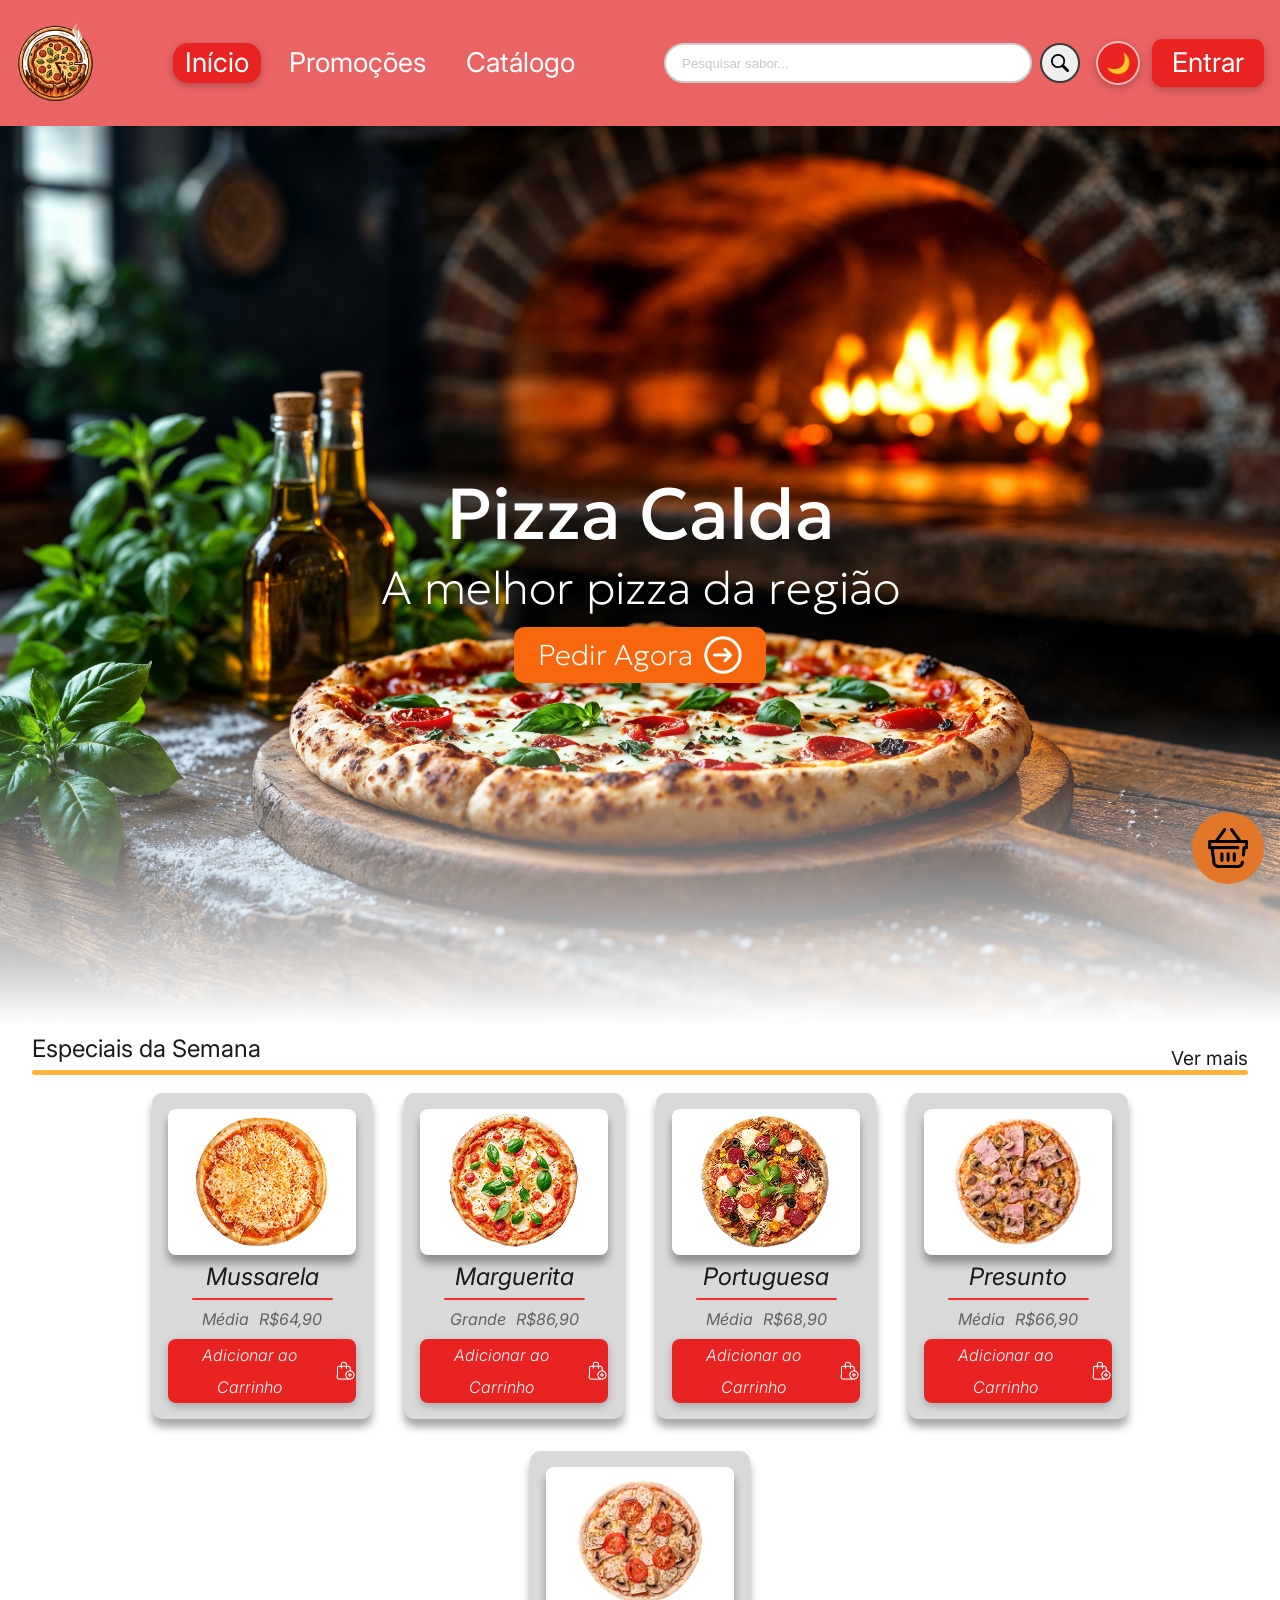
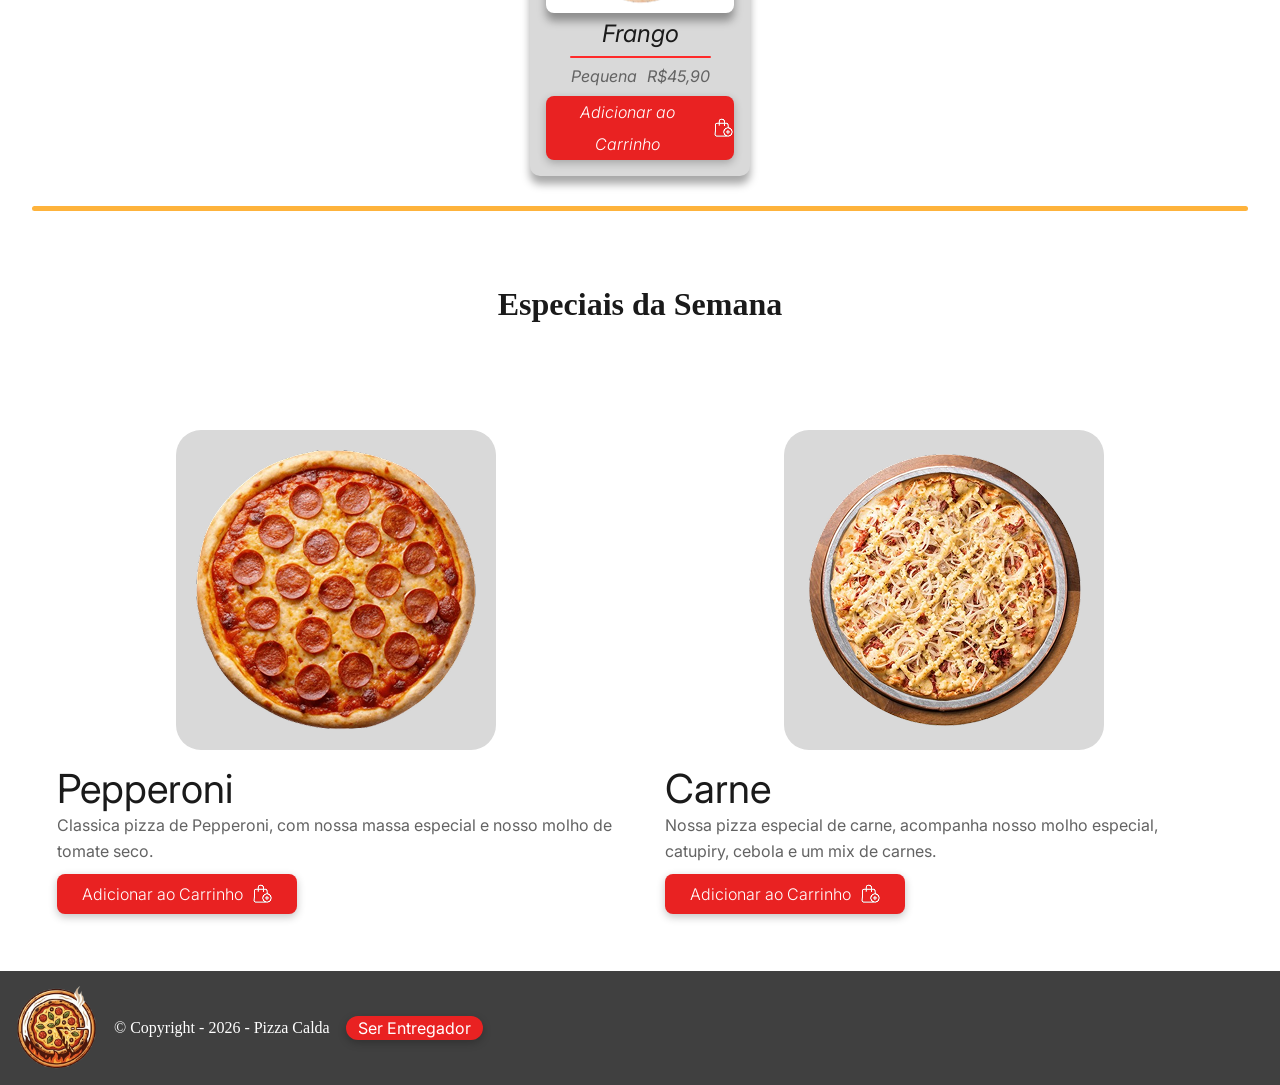
<file: index.html>
<!DOCTYPE html>
<html lang="en">

<head>
    <meta charset="UTF-8">
    <meta name="viewport" content="width=device-width, initial-scale=1.0">
    <link rel="stylesheet" href="style.css">
    <link rel="preconnect" href="https://fonts.googleapis.com">
    <link rel="preconnect" href="https://fonts.gstatic.com" crossorigin>
    <link
        href="https://fonts.googleapis.com/css2?family=Geologica:wght,CRSV@100..900,0&family=IM+Fell+DW+Pica:ital@0;1&family=Inter:ital,opsz,wght@0,14..32,100..900;1,14..32,100..900&display=swap"
        rel="stylesheet">
    <title>Pizza Calda</title>
    <link rel="icon" type="image/png" href="imgs/LogoPizzaCalda.png">
</head>

<body>
    <header>
        <div>
            <img src="imgs/LogoPizzaCalda.png" alt="Logo Pizza Calda">
        </div>

        <div id="botoes">
            <div>
                <a href="" class="font-inter">Início</a>
            </div>
            <div>
                <a href="#especiais_da_semana" class="font-inter">Promoções</a>
            </div>
            <div>
                <a href="catalogo.html" class="font-inter">Catálogo</a>
            </div>
        </div>

        <div id="SearchBar">
            <input type="search" id="BarraDePesquisa" placeholder="Pesquisar sabor..." autocomplete="off">
            <button type="button" id="btnBuscar">
                <img id="Lupa" src="imgs/magnifying-glass.png" alt="Buscar">
            </button>
            <div id="resultadosPesquisa" class="resultados-dropdown"></div>
        </div>

        <div class="acoes-header">
            <button type="button" id="btnTema" aria-label="Alternar tema claro e escuro" title="Alternar tema">🌙</button>
            <div id="enter">
                <a href="" class="font-inter" id="entrar">Entrar</a>
            </div>
        </div>

        <div id="loginbox" class="loginbox">
            <form class="font-inter" id="loginForm">
                <label for="loginMail">Email</label>
                <input name="mail" id="loginMail" type="email" placeholder="Seu email" required>

                <label for="loginPass">Senha</label>
                <input type="password" id="loginPass" name="pass" placeholder="Sua senha" required>

                <input type="submit" value="Entrar" id="loginSubmit">

                <a href="">Esqueci minha senha</a>

                <a id="reg" href="">
                    <span>Não está registrado?</span> Crie uma conta
                </a>
            </form>
        </div>

        <div id="register" class="register">
            <form class="font-inter" id="registerForm">
                <label for="registerMail">Email</label>
                <input name="mail" id="registerMail" type="email" placeholder="Seu email" required>

                <label for="registerPass">Senha</label>
                <input type="password" id="registerPass" name="pass" placeholder="Sua senha" required>

                <label for="cpf">CPF</label>
                <input name="cpf" id="cpf" type="text" placeholder="Seu CPF" oninput="maskCpf()" required>

                <label for="tel">Telefone</label>
                <input name="tel" id="tel" type="tel" placeholder="Seu telefone" oninput="maskTel()" required>

                <label for="end">Endereço</label>
                <input name="end" id="end" type="text" placeholder="Seu endereço" required>

                <label for="cep">Cep</label>
                <input name="cep" id="cep" type="text" placeholder="Seu CEP" oninput="maskCep()" required>

                <input type="submit" value="Cadastrar" id="registerSubmit">

                <a id="login" href="">
                    <span>Já possui conta?</span> Logar
                </a>
            </form>
        </div>
    </header>

    <main id="main1">
        <div id="inside-main">
            <h3 class="font-geologica">Pizza Calda</h3>
            <p class="font-geologica">A melhor pizza da região</p>
            <div id="pedir-agora">
                <a href="#especial1" class="font-geologica">
                    Pedir Agora
                    <img src="imgs/arrow.png" alt="help a seta não aparece (Easter Egg)" class="icone_two">
                </a>
            </div>
        </div>
    </main>

    <section class="especiais_small" id="especial1">
        <h1 class="font-inter">Especiais da Semana<a href="">Ver mais</a></h1>
        <hr>
        <div class="especiais_options">
            <div class="a_opcao">
                <div class="pizza_foto_container">
                    <img src="imgs/PizzaMussarela.png" class="foto_pizza"
                        alt="você não consegue ver, mas imagina uma Pizza de Mussarela deliciosa...">
                </div>
                <h1 class="nome_pizza font-inter">Mussarela</h1>
                <hr class="linha_vermelha_pequena">
                <h1 class="tamanho_e_preco_pizza font-inter">Média<span>R$64,90</span></h1>
                <div class="button_adicionar_carrinho">
                    <a onclick="adicionarProduto('Mussarela', 64.90, 'imgs/PizzaMussarela.png', 1, `Média`)" href=""
                        class="font-inter" id="add_carrinho">Adicionar ao Carrinho <img src="imgs/sacola.png"
                            alt="ícone sacola" class="icone"></a>
                </div>
            </div>
            <div class="a_opcao">
                <div class="pizza_foto_container">
                    <img src="imgs/PizzaMarguerita.png" class="foto_pizza"
                        alt="você não consegue ver, mas imagina uma Pizza de Marguerita deliciosa...">
                </div>
                <h1 class="nome_pizza font-inter">Marguerita</h1>
                <hr class="linha_vermelha_pequena">
                <h1 class="tamanho_e_preco_pizza font-inter">Grande<span>R$86,90</span></h1>
                <div class="button_adicionar_carrinho">
                    <a onclick="adicionarProduto('Marguerita', 86.90, 'imgs/PizzaMarguerita.png', 2, `Grande`)" href=""
                        class="font-inter" id="add_carrinho">Adicionar ao Carrinho <img src="imgs/sacola.png"
                            alt="ícone sacola" class="icone"></a>
                </div>
            </div>
            <div class="a_opcao">
                <div class="pizza_foto_container">
                    <img src="imgs/PizzaPortuguesa.png" class="foto_pizza"
                        alt="você não consegue ver, mas imagina uma Pizza de Portuguesa deliciosa...">
                </div>
                <h1 class="nome_pizza font-inter">Portuguesa</h1>
                <hr class="linha_vermelha_pequena">
                <h1 class="tamanho_e_preco_pizza font-inter">Média<span>R$68,90</span></h1>
                <div class="button_adicionar_carrinho">
                    <a onclick="adicionarProduto('Portuguesa', 68.90, 'imgs/PizzaPortuguesa.png', 3, `Média`)" href=""
                        class="font-inter" id="add_carrinho">Adicionar ao Carrinho <img src="imgs/sacola.png"
                            alt="ícone sacola" class="icone"></a>
                </div>
            </div>
            <div class="a_opcao">
                <div class="pizza_foto_container">
                    <img src="imgs/PizzaPresunto.png" class="foto_pizza"
                        alt="você não consegue ver, mas imagina uma Pizza de Presunto deliciosa...">
                </div>
                <h1 class="nome_pizza font-inter">Presunto</h1>
                <hr class="linha_vermelha_pequena">
                <h1 class="tamanho_e_preco_pizza font-inter">Média<span>R$66,90</span></h1>
                <div class="button_adicionar_carrinho">
                    <a onclick="adicionarProduto('Presunto', 66.90, 'imgs/PizzaPresunto.png', 4, `Média`)" href=""
                        class="font-inter" id="add_carrinho">Adicionar ao Carrinho <img src="imgs/sacola.png"
                            alt="ícone sacola" class="icone"></a>
                </div>
            </div>
            <div class="a_opcao">
                <div class="pizza_foto_container">
                    <img src="imgs/PizzaFrango.png" class="foto_pizza"
                        alt="você não consegue ver, mas imagina uma Pizza de Frango deliciosa...">
                </div>
                <h1 class="nome_pizza font-inter">Frango</h1>
                <hr class="linha_vermelha_pequena">
                <h1 class="tamanho_e_preco_pizza font-inter">Pequena<span>R$45,90</span></h1>
                <div class="button_adicionar_carrinho">
                    <a onclick="adicionarProduto('Frango', 45.90, 'imgs/PizzaFrango.png', 5, `Pequena`)" href=""
                        class="font-inter" id="add_carrinho">Adicionar ao Carrinho <img src="imgs/sacola.png"
                            alt="ícone sacola" class="icone"></a>
                </div>
            </div>
        </div>
        <hr id="linha_baixo">
    </section>

    <section id="especiais_da_semana">
        <h1 class="font-im-fell-dw-pica center_screen">Especiais da Semana</h1>
        <div class="especiais_do_lustosini">
            <div class="option_lustosini">
                <div class="pizza_foto_container">
                    <img src="imgs/PizzaPepperoni.png" class="foto_pizza"
                        alt="você não consegue ver, mas imagina uma Pizza de Pepperoni deliciosa...">
                </div>
                <div class="thing_idk_name">
                    <h1 class="nome_pizza font-inter">Pepperoni</h1>
                    <p class="descricao_pizza font-inter">Classica pizza de Pepperoni, com nossa massa especial e nosso
                        molho de tomate seco.</p>
                    <div class="button_adicionar_carrinho">
                        <a href="" onclick="abrirTamanho(event, 'pepperoniTamanho')" class="font-inter"
                            id="add_carrinho">
                            Adicionar ao Carrinho <img src="imgs/sacola.png" alt="ícone sacola" class="icone">
                        </a>
                    </div>
                </div>
            </div>
            <div class="option_lustosini">
                <div class="pizza_foto_container">
                    <img src="imgs/PizzaCarne.png" class="foto_pizza"
                        alt="você não consegue ver, mas imagina uma Pizza de Carne deliciosa...">
                </div>
                <div class="thing_idk_name">
                    <h1 class="nome_pizza font-inter">Carne</h1>
                    <p class="descricao_pizza font-inter">Nossa pizza especial de carne, acompanha nosso molho especial,
                        catupiry, cebola e um mix de carnes.</p>
                    <div class="button_adicionar_carrinho">
                        <a href="" onclick="abrirTamanho(event, 'CarneTamanho')" class="font-inter" id="add_carrinho">
                            Adicionar ao Carrinho <img src="imgs/sacola.png" alt="ícone sacola" class="icone">
                        </a>
                    </div>
                </div>
            </div>
        </div>
    </section>

    <footer>
        <img src="imgs/LogoPizzaCalda.png" id="logo_footer">
        <p id="copyright" class="font-im-fell-dw-pica">© Copyright - 2026 - Pizza Calda</p>
        <div id="entregador">
            <div>
                <a href="" class="font-inter" id="enbutton">Ser Entregador</a>
            </div>
        </div>
    </footer>

    <dialog id="pepperoniTamanho" class="tamanho-dialog font-inter" data-id="6" data-nome="Pepperoni"
        data-imagem="imgs/PizzaPepperoni.png" aria-labelledby="pepperoniTitulo">
        <form>
            <h3 id="pepperoniTitulo">Escolha o tamanho</h3>
            <p class="tamanho-subtitulo">Pizza de Pepperoni</p>

            <fieldset>
                <legend class="sr-only">Tamanho da pizza</legend>

                <label class="opcao-tamanho">
                    <input type="radio" name="tamanho" value="Pequena" data-preco="49.90" required>
                    <span class="opcao-nome">Pequena</span>
                    <span class="opcao-preco">R$ 49,90</span>
                </label>

                <label class="opcao-tamanho">
                    <input type="radio" name="tamanho" value="Média" data-preco="64.90">
                    <span class="opcao-nome">Média</span>
                    <span class="opcao-preco">R$ 64,90</span>
                </label>

                <label class="opcao-tamanho">
                    <input type="radio" name="tamanho" value="Grande" data-preco="79.90">
                    <span class="opcao-nome">Grande</span>
                    <span class="opcao-preco">R$ 79,90</span>
                </label>
            </fieldset>

            <div class="tamanho-acoes">
                <button type="button" class="tamanho-cancelar">Cancelar</button>
                <button type="submit" class="tamanho-confirmar">Adicionar ao Carrinho</button>
            </div>
        </form>
    </dialog>

    <dialog id="CarneTamanho" class="tamanho-dialog font-inter" data-id="7" data-nome="Carne"
        data-imagem="imgs/PizzaCarne.png" aria-labelledby="CarneTitulo">
        <form>
            <h3 id="CarneTitulo">Escolha o tamanho</h3>
            <p class="tamanho-subtitulo">Pizza de Carne</p>

            <fieldset>
                <legend class="sr-only">Tamanho da pizza</legend>

                <label class="opcao-tamanho">
                    <input type="radio" name="tamanho" value="Pequena" data-preco="49.90" required>
                    <span class="opcao-nome">Pequena</span>
                    <span class="opcao-preco">R$ 49,90</span>
                </label>

                <label class="opcao-tamanho">
                    <input type="radio" name="tamanho" value="Média" data-preco="64.90">
                    <span class="opcao-nome">Média</span>
                    <span class="opcao-preco">R$ 64,90</span>
                </label>

                <label class="opcao-tamanho">
                    <input type="radio" name="tamanho" value="Grande" data-preco="79.90">
                    <span class="opcao-nome">Grande</span>
                    <span class="opcao-preco">R$ 79,90</span>
                </label>
            </fieldset>

            <div class="tamanho-acoes">
                <button type="button" class="tamanho-cancelar">Cancelar</button>
                <button type="submit" class="tamanho-confirmar">Adicionar ao Carrinho</button>
            </div>
        </form>
    </dialog>

    <dialog id="modalPedidos" class="tamanho-dialog modal-pedidos">
        <div class="modal-pedidos-header">
            <h3>Meus Pedidos</h3>
            <button type="button" id="fecharPedidos" class="btn-fechar-modal">✕</button>
        </div>
        <p class="tamanho-subtitulo" id="usuarioLogadoInfo"></p>

        <div id="listaPedidos" class="lista-pedidos"></div>

        <div class="tamanho-acoes">
            <button type="button" id="btnSairConta" class="tamanho-cancelar">Sair da Conta</button>
            <button type="button" id="btnFecharPedidos" class="tamanho-confirmar">Fechar</button>
        </div>
    </dialog>

    <a href="#CarrinhoDeCompras">
        <div id="carrinho"></div>
    </a>

    <section id="CarrinhoDeCompras">
        <a href="#nowhere"><img src="imgs/close.png" alt="Fechar" id="Fechar"></a>
        <p id="seila">Minha Sacola</p>
        <div id="carCom"></div>

        <div id="rodape">
            <div class="subtotal">
                <span>Subtotal:</span>
                <span id="total">R$0,00</span>
            </div>
            <button id="comprar">Comprar</button>
            <button id="limpar">Limpar Carrinho</button>
        </div>
    </section>

    <script src="script.js"></script>
</body>

</html>
</file>
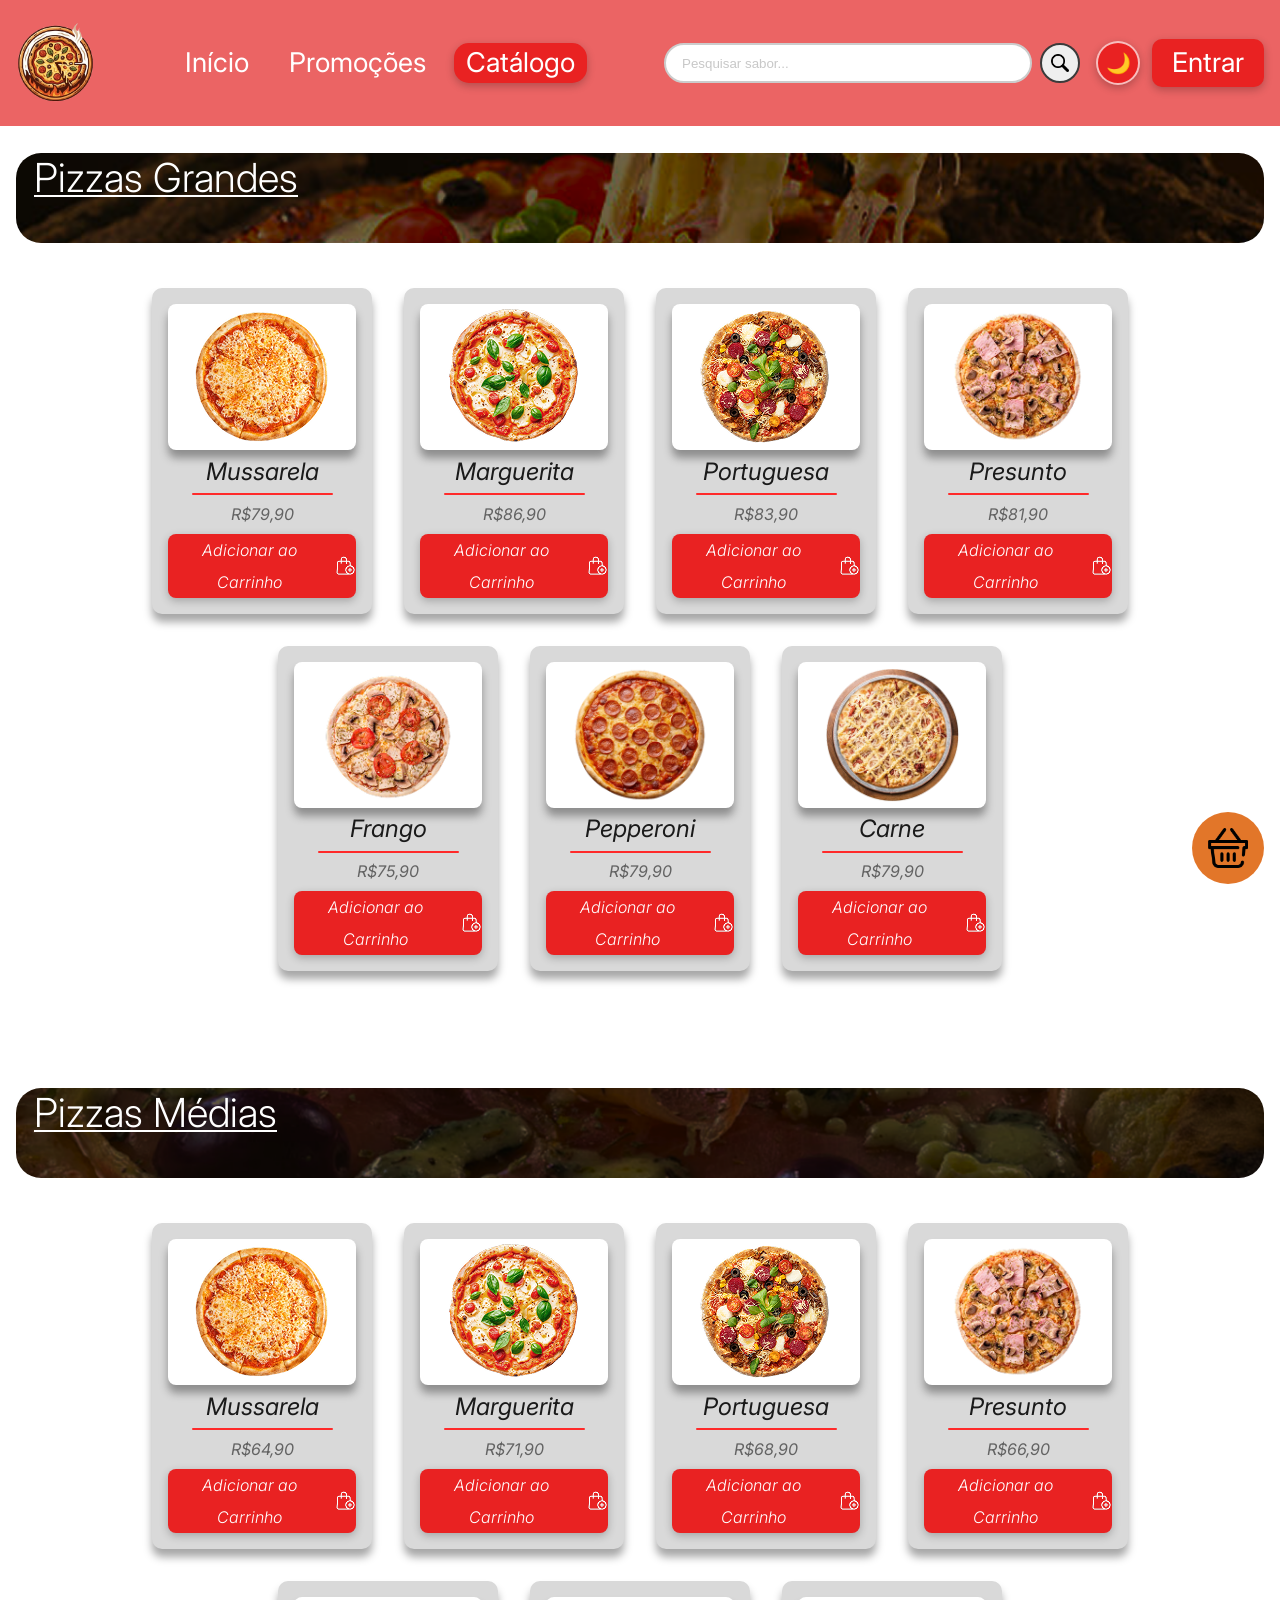
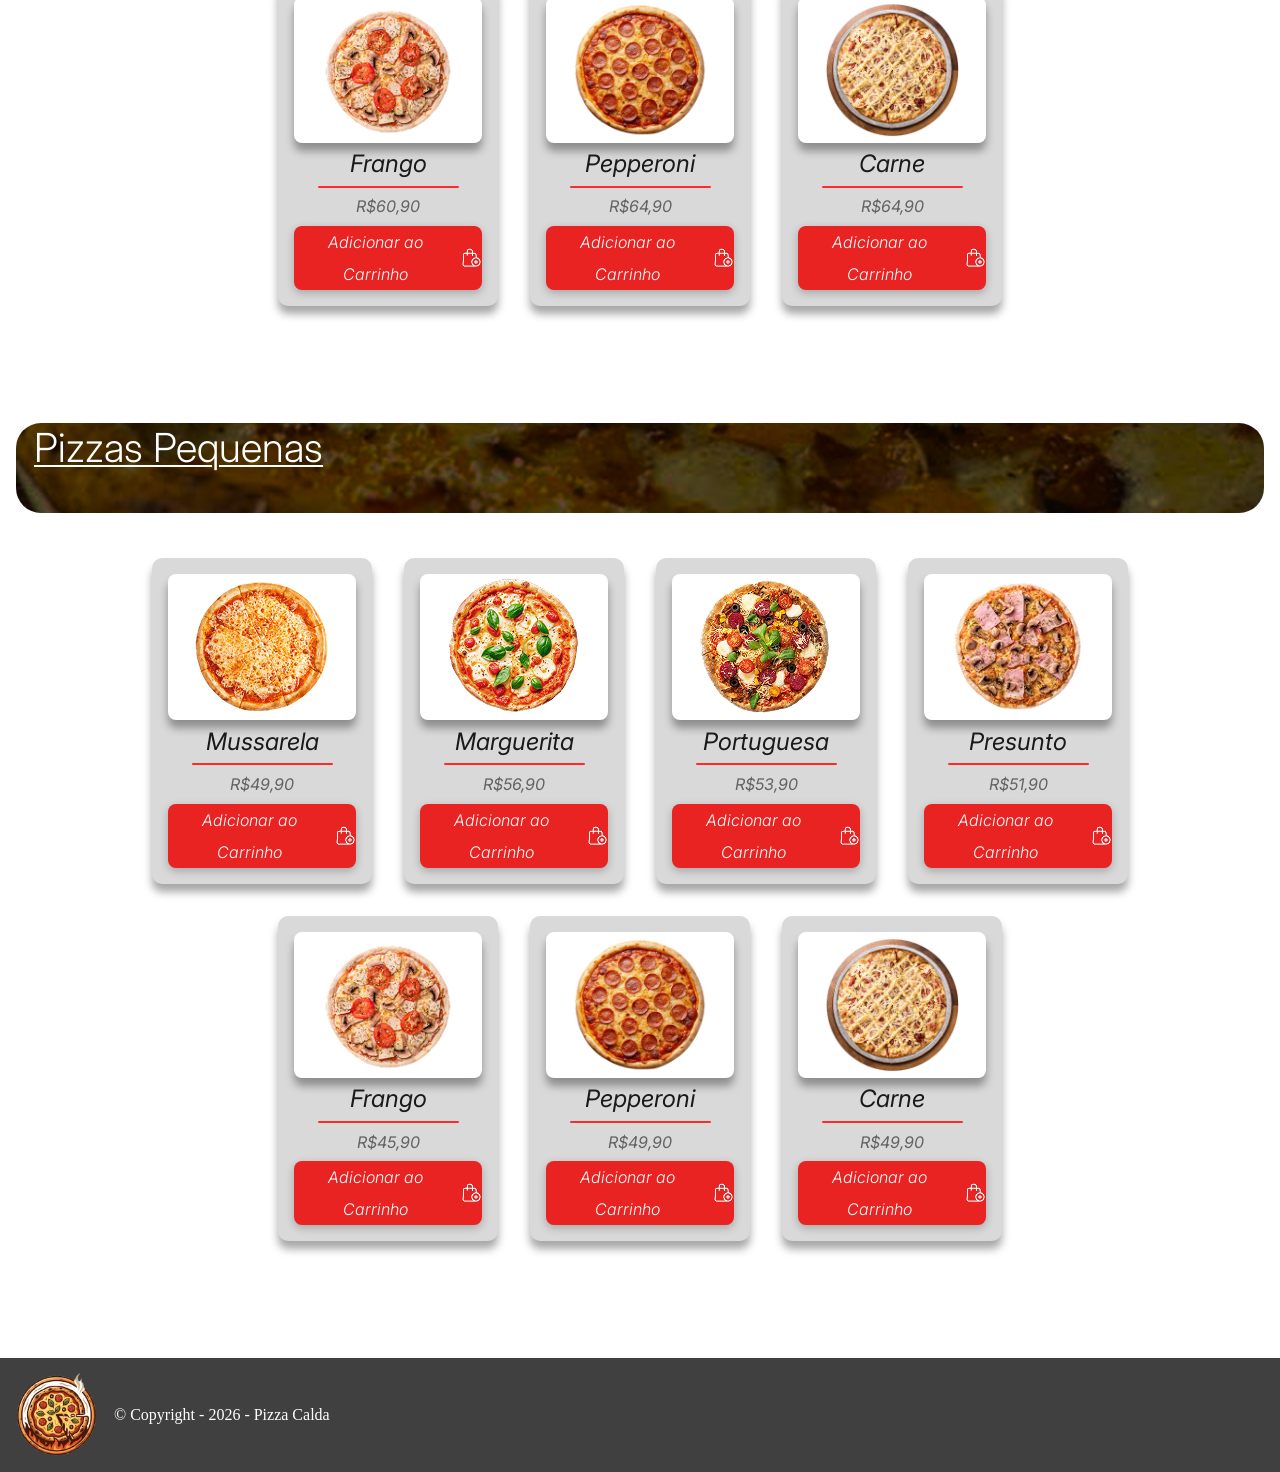
<file: catalogo.html>
<!DOCTYPE html>
<html lang="en">

<head>
    <meta charset="UTF-8">
    <meta name="viewport" content="width=device-width, initial-scale=1.0">
    <link rel="stylesheet" href="style.css">
    <link rel="preconnect" href="https://fonts.googleapis.com">
    <link rel="preconnect" href="https://fonts.gstatic.com" crossorigin>
    <link
        href="https://fonts.googleapis.com/css2?family=Geologica:wght,CRSV@100..900,0&family=IM+Fell+DW+Pica:ital@0;1&family=Inter:ital,opsz,wght@0,14..32,100..900;1,14..32,100..900&display=swap"
        rel="stylesheet">
    <title>Pizza Calda</title>
    <link rel="icon" type="image/png" href="imgs/LogoPizzaCalda.png">
</head>

<body>
    <header>
        <div>
            <img src="imgs/LogoPizzaCalda.png" alt="Logo Pizza Calda">
        </div>

        <div id="botoes_catalogo">
            <div>
                <a href="index.html" class="font-inter">Início</a>
            </div>
            <div>
                <a href="index.html#especiais_da_semana" class="font-inter">Promoções</a>
            </div>
            <div>
                <a href="" class="font-inter">Catálogo</a>
            </div>
        </div>

        <div id="SearchBar">
            <input type="search" id="BarraDePesquisa" placeholder="Pesquisar sabor..." autocomplete="off">
            <button type="button" id="btnBuscar">
                <img id="Lupa" src="imgs/magnifying-glass.png" alt="Buscar">
            </button>
            <div id="resultadosPesquisa" class="resultados-dropdown"></div>
        </div>

        <div class="acoes-header">
            <button type="button" id="btnTema" aria-label="Alternar tema claro e escuro" title="Alternar tema">🌙</button>
            <div id="enter">
                <a href="" class="font-inter" id="entrar">Entrar</a>
            </div>
        </div>

        <div id="loginbox" class="loginbox">
            <form class="font-inter" id="loginForm">
                <label for="loginMail">Email</label>
                <input name="mail" id="loginMail" type="email" placeholder="Seu email" required>

                <label for="loginPass">Senha</label>
                <input type="password" id="loginPass" name="pass" placeholder="Sua senha" required>

                <input type="submit" value="Entrar" id="loginSubmit">

                <a href="">Esqueci minha senha</a>

                <a id="reg" href="">
                    <span>Não está registrado?</span> Crie uma conta
                </a>
            </form>
        </div>

        <div id="register" class="register">
            <form class="font-inter" id="registerForm">
                <label for="registerMail">Email</label>
                <input name="mail" id="registerMail" type="email" placeholder="Seu email" required>

                <label for="registerPass">Senha</label>
                <input type="password" id="registerPass" name="pass" placeholder="Sua senha" required>

                <label for="cpf">CPF</label>
                <input name="cpf" id="cpf" type="text" placeholder="Seu CPF" oninput="maskCpf()" required>

                <label for="tel">Telefone</label>
                <input name="tel" id="tel" type="tel" placeholder="Seu telefone" oninput="maskTel()" required>

                <label for="end">Endereço</label>
                <input name="end" id="end" type="text" placeholder="Seu endereço" required>

                <label for="cep">Cep</label>
                <input name="cep" id="cep" type="text" placeholder="Seu CEP" oninput="maskCep()" required>

                <input type="submit" value="Cadastrar" id="registerSubmit">

                <a id="login" href="">
                    <span>Já possui conta?</span> Logar
                </a>
            </form>
        </div>
    </header>

    <section id="pizzas_grandes">
        <div class="barra_pizza">
            <h1 class="font-inter">Pizzas Grandes</h1>
        </div>
        <section class="especiais_small">
            <div class="especiais_options2">
                <div class="a_opcao">
                    <div class="pizza_foto_container">
                        <img src="imgs/PizzaMussarela.png" class="foto_pizza"
                            alt="você não consegue ver, mas imagina uma Pizza de Mussarela deliciosa...">
                    </div>
                    <h1 class="nome_pizza font-inter">Mussarela</h1>
                    <hr class="linha_vermelha_pequena">
                    <h1 class="tamanho_e_preco_pizza font-inter">R$79,90</h1>
                    <div class="button_adicionar_carrinho">
                        <a onclick="adicionarProduto('Mussarela', 79.90, 'imgs/PizzaMussarela.png', 1, `Grande`)" href=""
                            class="font-inter" id="add_carrinho">Adicionar ao Carrinho <img src="imgs/sacola.png"
                                alt="ícone sacola" class="icone"></a>
                    </div>
                </div>
                <div class="a_opcao">
                    <div class="pizza_foto_container">
                        <img src="imgs/PizzaMarguerita.png" class="foto_pizza"
                            alt="você não consegue ver, mas imagina uma Pizza de Marguerita deliciosa...">
                    </div>
                    <h1 class="nome_pizza font-inter">Marguerita</h1>
                    <hr class="linha_vermelha_pequena">
                    <h1 class="tamanho_e_preco_pizza font-inter">R$86,90</h1>
                    <div class="button_adicionar_carrinho">
                        <a onclick="adicionarProduto('Marguerita', 86.90, 'imgs/PizzaMarguerita.png', 2, `Grande`)"
                            href="" class="font-inter" id="add_carrinho">Adicionar ao Carrinho <img
                                src="imgs/sacola.png" alt="ícone sacola" class="icone"></a>
                    </div>
                </div>
                <div class="a_opcao">
                    <div class="pizza_foto_container">
                        <img src="imgs/PizzaPortuguesa.png" class="foto_pizza"
                            alt="você não consegue ver, mas imagina uma Pizza de Portuguesa deliciosa...">
                    </div>
                    <h1 class="nome_pizza font-inter">Portuguesa</h1>
                    <hr class="linha_vermelha_pequena">
                    <h1 class="tamanho_e_preco_pizza font-inter">R$83,90</h1>
                    <div class="button_adicionar_carrinho">
                        <a onclick="adicionarProduto('Portuguesa', 83.90, 'imgs/PizzaPortuguesa.png', 3, `Grande`)"
                            href="" class="font-inter" id="add_carrinho">Adicionar ao Carrinho <img
                                src="imgs/sacola.png" alt="ícone sacola" class="icone"></a>
                    </div>
                </div>
                <div class="a_opcao">
                    <div class="pizza_foto_container">
                        <img src="imgs/PizzaPresunto.png" class="foto_pizza"
                            alt="você não consegue ver, mas imagina uma Pizza de Presunto deliciosa...">
                    </div>
                    <h1 class="nome_pizza font-inter">Presunto</h1>
                    <hr class="linha_vermelha_pequena">
                    <h1 class="tamanho_e_preco_pizza font-inter">R$81,90</h1>
                    <div class="button_adicionar_carrinho">
                        <a onclick="adicionarProduto('Presunto', 81.90, 'imgs/PizzaPresunto.png', 4, `Grande`)" href=""
                            class="font-inter" id="add_carrinho">Adicionar ao Carrinho <img src="imgs/sacola.png"
                                alt="ícone sacola" class="icone"></a>
                    </div>
                </div>
                <div class="a_opcao">
                    <div class="pizza_foto_container">
                        <img src="imgs/PizzaFrango.png" class="foto_pizza"
                            alt="você não consegue ver, mas imagina uma Pizza de Frango deliciosa...">
                    </div>
                    <h1 class="nome_pizza font-inter">Frango</h1>
                    <hr class="linha_vermelha_pequena">
                    <h1 class="tamanho_e_preco_pizza font-inter">R$75,90</h1>
                    <div class="button_adicionar_carrinho">
                        <a onclick="adicionarProduto('Frango', 75.90, 'imgs/PizzaFrango.png', 5, `Grande`)" href=""
                            class="font-inter" id="add_carrinho">Adicionar ao Carrinho <img src="imgs/sacola.png"
                                alt="ícone sacola" class="icone"></a>
                    </div>
                </div>
                <div class="a_opcao">
                    <div class="pizza_foto_container">
                        <img src="imgs/PizzaPepperoni.png" class="foto_pizza"
                            alt="você não consegue ver, mas imagina uma Pizza de Pepperoni deliciosa...">
                    </div>
                    <h1 class="nome_pizza font-inter">Pepperoni</h1>
                    <hr class="linha_vermelha_pequena">
                    <h1 class="tamanho_e_preco_pizza font-inter">R$79,90</h1>
                    <div class="button_adicionar_carrinho">
                        <a onclick="adicionarProduto('Pepperoni', 79.90, 'imgs/PizzaPepperoni.png', 6, `Grande`)"
                            href="" class="font-inter" id="add_carrinho">Adicionar ao Carrinho <img
                                src="imgs/sacola.png" alt="ícone sacola" class="icone"></a>
                    </div>
                </div>
                <div class="a_opcao">
                    <div class="pizza_foto_container">
                        <img src="imgs/PizzaCarne.png" class="foto_pizza"
                            alt="você não consegue ver, mas imagina uma Pizza de Carne deliciosa...">
                    </div>
                    <h1 class="nome_pizza font-inter">Carne</h1>
                    <hr class="linha_vermelha_pequena">
                    <h1 class="tamanho_e_preco_pizza font-inter">R$79,90</h1>
                    <div class="button_adicionar_carrinho">
                        <a onclick="adicionarProduto('Carne', 79.90, 'imgs/PizzaCarne.png', 7, `Grande`)" href=""
                            class="font-inter" id="add_carrinho">Adicionar ao Carrinho <img src="imgs/sacola.png"
                                alt="ícone sacola" class="icone"></a>
                    </div>
                </div>
            </div>
        </section>
    </section>

    <section id="pizzas_medias">
        <div class="barra_pizza">
            <h1 class="font-inter">Pizzas Médias</h1>
        </div>
        <section class="especiais_small">
            <div class="especiais_options2">
                <div class="a_opcao">
                    <div class="pizza_foto_container">
                        <img src="imgs/PizzaMussarela.png" class="foto_pizza"
                            alt="você não consegue ver, mas imagina uma Pizza de Mussarela deliciosa...">
                    </div>
                    <h1 class="nome_pizza font-inter">Mussarela</h1>
                    <hr class="linha_vermelha_pequena">
                    <h1 class="tamanho_e_preco_pizza font-inter">R$64,90</h1>
                    <div class="button_adicionar_carrinho">
                        <a onclick="adicionarProduto('Mussarela', 64.90, 'imgs/PizzaMussarela.png', 1, `Média`)" href=""
                            class="font-inter" id="add_carrinho">Adicionar ao Carrinho <img src="imgs/sacola.png"
                                alt="ícone sacola" class="icone"></a>
                    </div>
                </div>
                <div class="a_opcao">
                    <div class="pizza_foto_container">
                        <img src="imgs/PizzaMarguerita.png" class="foto_pizza"
                            alt="você não consegue ver, mas imagina uma Pizza de Marguerita deliciosa...">
                    </div>
                    <h1 class="nome_pizza font-inter">Marguerita</h1>
                    <hr class="linha_vermelha_pequena">
                    <h1 class="tamanho_e_preco_pizza font-inter">R$71,90</h1>
                    <div class="button_adicionar_carrinho">
                        <a onclick="adicionarProduto('Marguerita', 71.90, 'imgs/PizzaMarguerita.png', 2, `Média`)"
                            href="" class="font-inter" id="add_carrinho">Adicionar ao Carrinho <img
                                src="imgs/sacola.png" alt="ícone sacola" class="icone"></a>
                    </div>
                </div>
                <div class="a_opcao">
                    <div class="pizza_foto_container">
                        <img src="imgs/PizzaPortuguesa.png" class="foto_pizza"
                            alt="você não consegue ver, mas imagina uma Pizza de Portuguesa deliciosa...">
                    </div>
                    <h1 class="nome_pizza font-inter">Portuguesa</h1>
                    <hr class="linha_vermelha_pequena">
                    <h1 class="tamanho_e_preco_pizza font-inter">R$68,90</h1>
                    <div class="button_adicionar_carrinho">
                        <a onclick="adicionarProduto('Portuguesa', 68.90, 'imgs/PizzaPortuguesa.png', 3, `Média`)"
                            href="" class="font-inter" id="add_carrinho">Adicionar ao Carrinho <img
                                src="imgs/sacola.png" alt="ícone sacola" class="icone"></a>
                    </div>
                </div>
                <div class="a_opcao">
                    <div class="pizza_foto_container">
                        <img src="imgs/PizzaPresunto.png" class="foto_pizza"
                            alt="você não consegue ver, mas imagina uma Pizza de Presunto deliciosa...">
                    </div>
                    <h1 class="nome_pizza font-inter">Presunto</h1>
                    <hr class="linha_vermelha_pequena">
                    <h1 class="tamanho_e_preco_pizza font-inter">R$66,90</h1>
                    <div class="button_adicionar_carrinho">
                        <a onclick="adicionarProduto('Presunto', 66.90, 'imgs/PizzaPresunto.png', 4, `Média`)" href=""
                            class="font-inter" id="add_carrinho">Adicionar ao Carrinho <img src="imgs/sacola.png"
                                alt="ícone sacola" class="icone"></a>
                    </div>
                </div>
                <div class="a_opcao">
                    <div class="pizza_foto_container">
                        <img src="imgs/PizzaFrango.png" class="foto_pizza"
                            alt="você não consegue ver, mas imagina uma Pizza de Frango deliciosa...">
                    </div>
                    <h1 class="nome_pizza font-inter">Frango</h1>
                    <hr class="linha_vermelha_pequena">
                    <h1 class="tamanho_e_preco_pizza font-inter">R$60,90</h1>
                    <div class="button_adicionar_carrinho">
                        <a onclick="adicionarProduto('Frango', 60.90, 'imgs/PizzaFrango.png', 5, `Média`)" href=""
                            class="font-inter" id="add_carrinho">Adicionar ao Carrinho <img src="imgs/sacola.png"
                                alt="ícone sacola" class="icone"></a>
                    </div>
                </div>
                <div class="a_opcao">
                    <div class="pizza_foto_container">
                        <img src="imgs/PizzaPepperoni.png" class="foto_pizza"
                            alt="você não consegue ver, mas imagina uma Pizza de Pepperoni deliciosa...">
                    </div>
                    <h1 class="nome_pizza font-inter">Pepperoni</h1>
                    <hr class="linha_vermelha_pequena">
                    <h1 class="tamanho_e_preco_pizza font-inter">R$64,90</h1>
                    <div class="button_adicionar_carrinho">
                        <a onclick="adicionarProduto('Pepperoni', 64.90, 'imgs/PizzaPepperoni.png', 6, `Média`)"
                            href="" class="font-inter" id="add_carrinho">Adicionar ao Carrinho <img
                                src="imgs/sacola.png" alt="ícone sacola" class="icone"></a>
                    </div>
                </div>
                <div class="a_opcao">
                    <div class="pizza_foto_container">
                        <img src="imgs/PizzaCarne.png" class="foto_pizza"
                            alt="você não consegue ver, mas imagina uma Pizza de Carne deliciosa...">
                    </div>
                    <h1 class="nome_pizza font-inter">Carne</h1>
                    <hr class="linha_vermelha_pequena">
                    <h1 class="tamanho_e_preco_pizza font-inter">R$64,90</h1>
                    <div class="button_adicionar_carrinho">
                        <a onclick="adicionarProduto('Carne', 64.90, 'imgs/PizzaCarne.png', 7, `Média`)" href=""
                            class="font-inter" id="add_carrinho">Adicionar ao Carrinho <img src="imgs/sacola.png"
                                alt="ícone sacola" class="icone"></a>
                    </div>
                </div>
            </div>
        </section>
    </section>

    <section id="pizzas_pequenas">
        <div class="barra_pizza">
            <h1 class="font-inter">Pizzas Pequenas</h1>
        </div>
        <section class="especiais_small">
            <div class="especiais_options2">
                <div class="a_opcao">
                    <div class="pizza_foto_container">
                        <img src="imgs/PizzaMussarela.png" class="foto_pizza"
                            alt="você não consegue ver, mas imagina uma Pizza de Mussarela deliciosa...">
                    </div>
                    <h1 class="nome_pizza font-inter">Mussarela</h1>
                    <hr class="linha_vermelha_pequena">
                    <h1 class="tamanho_e_preco_pizza font-inter">R$49,90</h1>
                    <div class="button_adicionar_carrinho">
                        <a onclick="adicionarProduto('Mussarela', 49.90, 'imgs/PizzaMussarela.png', 1, `Pequena`)" href=""
                            class="font-inter" id="add_carrinho">Adicionar ao Carrinho <img src="imgs/sacola.png"
                                alt="ícone sacola" class="icone"></a>
                    </div>
                </div>
                <div class="a_opcao">
                    <div class="pizza_foto_container">
                        <img src="imgs/PizzaMarguerita.png" class="foto_pizza"
                            alt="você não consegue ver, mas imagina uma Pizza de Marguerita deliciosa...">
                    </div>
                    <h1 class="nome_pizza font-inter">Marguerita</h1>
                    <hr class="linha_vermelha_pequena">
                    <h1 class="tamanho_e_preco_pizza font-inter">R$56,90</h1>
                    <div class="button_adicionar_carrinho">
                        <a onclick="adicionarProduto('Marguerita', 56.90, 'imgs/PizzaMarguerita.png', 2, `Pequena`)"
                            href="" class="font-inter" id="add_carrinho">Adicionar ao Carrinho <img
                                src="imgs/sacola.png" alt="ícone sacola" class="icone"></a>
                    </div>
                </div>
                <div class="a_opcao">
                    <div class="pizza_foto_container">
                        <img src="imgs/PizzaPortuguesa.png" class="foto_pizza"
                            alt="você não consegue ver, mas imagina uma Pizza de Portuguesa deliciosa...">
                    </div>
                    <h1 class="nome_pizza font-inter">Portuguesa</h1>
                    <hr class="linha_vermelha_pequena">
                    <h1 class="tamanho_e_preco_pizza font-inter">R$53,90</h1>
                    <div class="button_adicionar_carrinho">
                        <a onclick="adicionarProduto('Portuguesa', 53.90, 'imgs/PizzaPortuguesa.png', 3, `Pequena`)"
                            href="" class="font-inter" id="add_carrinho">Adicionar ao Carrinho <img
                                src="imgs/sacola.png" alt="ícone sacola" class="icone"></a>
                    </div>
                </div>
                <div class="a_opcao">
                    <div class="pizza_foto_container">
                        <img src="imgs/PizzaPresunto.png" class="foto_pizza"
                            alt="você não consegue ver, mas imagina uma Pizza de Presunto deliciosa...">
                    </div>
                    <h1 class="nome_pizza font-inter">Presunto</h1>
                    <hr class="linha_vermelha_pequena">
                    <h1 class="tamanho_e_preco_pizza font-inter">R$51,90</h1>
                    <div class="button_adicionar_carrinho">
                        <a onclick="adicionarProduto('Presunto', 51.90, 'imgs/PizzaPresunto.png', 4, `Pequena`)" href=""
                            class="font-inter" id="add_carrinho">Adicionar ao Carrinho <img src="imgs/sacola.png"
                                alt="ícone sacola" class="icone"></a>
                    </div>
                </div>
                <div class="a_opcao">
                    <div class="pizza_foto_container">
                        <img src="imgs/PizzaFrango.png" class="foto_pizza"
                            alt="você não consegue ver, mas imagina uma Pizza de Frango deliciosa...">
                    </div>
                    <h1 class="nome_pizza font-inter">Frango</h1>
                    <hr class="linha_vermelha_pequena">
                    <h1 class="tamanho_e_preco_pizza font-inter">R$45,90</h1>
                    <div class="button_adicionar_carrinho">
                        <a onclick="adicionarProduto('Frango', 45.90, 'imgs/PizzaFrango.png', 5, `Pequena`)" href=""
                            class="font-inter" id="add_carrinho">Adicionar ao Carrinho <img src="imgs/sacola.png"
                                alt="ícone sacola" class="icone"></a>
                    </div>
                </div>
                <div class="a_opcao">
                    <div class="pizza_foto_container">
                        <img src="imgs/PizzaPepperoni.png" class="foto_pizza"
                            alt="você não consegue ver, mas imagina uma Pizza de Pepperoni deliciosa...">
                    </div>
                    <h1 class="nome_pizza font-inter">Pepperoni</h1>
                    <hr class="linha_vermelha_pequena">
                    <h1 class="tamanho_e_preco_pizza font-inter">R$49,90</h1>
                    <div class="button_adicionar_carrinho">
                        <a onclick="adicionarProduto('Pepperoni', 49.90, 'imgs/PizzaPepperoni.png', 6, `Pequena`)"
                            href="" class="font-inter" id="add_carrinho">Adicionar ao Carrinho <img
                                src="imgs/sacola.png" alt="ícone sacola" class="icone"></a>
                    </div>
                </div>
                <div class="a_opcao">
                    <div class="pizza_foto_container">
                        <img src="imgs/PizzaCarne.png" class="foto_pizza"
                            alt="você não consegue ver, mas imagina uma Pizza de Carne deliciosa...">
                    </div>
                    <h1 class="nome_pizza font-inter">Carne</h1>
                    <hr class="linha_vermelha_pequena">
                    <h1 class="tamanho_e_preco_pizza font-inter">R$49,90</h1>
                    <div class="button_adicionar_carrinho">
                        <a onclick="adicionarProduto('Carne', 49.90, 'imgs/PizzaCarne.png', 7, `Pequena`)" href=""
                            class="font-inter" id="add_carrinho">Adicionar ao Carrinho <img src="imgs/sacola.png"
                                alt="ícone sacola" class="icone"></a>
                    </div>
                </div>
            </div>
        </section>
    </section>

    <footer>
        <img src="imgs/LogoPizzaCalda.png" id="logo_footer">
        <p id="copyright" class="font-im-fell-dw-pica">© Copyright - 2026 - Pizza Calda</p>
    </footer>

    <dialog id="modalPedidos" class="tamanho-dialog modal-pedidos">
        <div class="modal-pedidos-header">
            <h3>Meus Pedidos</h3>
            <button type="button" id="fecharPedidos" class="btn-fechar-modal">✕</button>
        </div>
        <p class="tamanho-subtitulo" id="usuarioLogadoInfo"></p>

        <div id="listaPedidos" class="lista-pedidos"></div>

        <div class="tamanho-acoes">
            <button type="button" id="btnSairConta" class="tamanho-cancelar">Sair da Conta</button>
            <button type="button" id="btnFecharPedidos" class="tamanho-confirmar">Fechar</button>
        </div>
    </dialog>

    <a href="#CarrinhoDeCompras">
        <div id="carrinho"></div>
    </a>

    <section id="CarrinhoDeCompras">
        <a href="#nowhere"><img src="imgs/close.png" alt="Fechar" id="Fechar"></a>
        <p id="seila">Minha Sacola</p>
        <div id="carCom"></div>

        <div id="rodape">
            <div class="subtotal">
                <span>Subtotal:</span>
                <span id="total">R$0,00</span>
            </div>
            <button id="comprar">Comprar</button>
            <button id="limpar">Limpar Carrinho</button>
        </div>
    </section>

    <script src="script.js"></script>
</body>

</html>
</file>
<file: style.css>
* {
    box-sizing: border-box;
    margin: 0;
    padding: 0;
}

html {
    scroll-behavior: smooth;
}

:root {
    --cart-w: clamp(280px, 28vw, 420px);
    --bg-body: #ffffff;
    --text-primary: #1a1a1a;
    --text-secondary: #636363;
    --bg-card: #D9D9D9;
    --bg-card-img: #ffffff;
    --header-bg: #EB6464;
    --drawer-bg: #fbcaca;
    --drawer-card: #fa7f7f;
    --modal-card: #ffffff;
}

body.dark-mode {
    --bg-body: #2b2929;
    --text-primary: #f0eded;
    --text-secondary: #c9c3c3;
    --bg-card: #3d3a3a;
    --bg-card-img: #4a4646;
    --header-bg: #b84242;
    --drawer-bg: #3d2e2e;
    --drawer-card: #753838;
    --modal-card: #453d3d;
}

body {
    background-color: var(--bg-body);
    color: var(--text-primary);
    transition: background-color 0.25s ease, color 0.25s ease;
}

#add_carrinho {
    display: flex;
    align-items: center;
}

a {
    text-decoration: none;
    color: inherit;
}

.font-inter {
    font-family: "Inter", sans-serif;
}

.font-geologica {
    font-family: "Geologica", sans-serif;
}

.font-im-fell-dw-pica {
    font-family: "IM Fell DW Pica", serif;
}

header {
    position: relative;
    min-height: 14vh;
    background-color: var(--header-bg);
    display: grid;
    grid-template-columns: auto 1fr minmax(0, 26rem) auto;
    grid-template-areas: "logo nav search enter";
    align-items: center;
    gap: 1rem;
    padding: 0.5rem 1rem;
    transition: background-color 0.25s ease;

    >div:first-child {
        grid-area: logo;

        img {
            height: clamp(48px, 9vh, 80px);
            width: auto;
            display: block;
        }
    }

    a {
        color: white;
        font-size: clamp(1.1rem, 0.5rem + 1.5vw, 2.5rem);
    }

    #botoes {
        grid-area: nav;
        display: flex;
        flex-wrap: wrap;
        justify-content: center;
        gap: 0.5rem 1rem;

        div {
            display: inline-flex;
            padding: 0 0.75rem;
            justify-content: center;
            transition: 1s ease-out;
            line-height: 1.5;
            border-radius: 15px;
        }

        div:first-of-type {
            background-color: #E92222;
            box-shadow: rgba(0, 0, 0, 0.24) 0px 3px 8px;
        }

        div:hover {
            background-color: #E92222;
            box-shadow: rgba(0, 0, 0, 0.24) 0px 3px 8px;
            transition: 0.5s ease-in;
        }
    }

    #SearchBar {
        grid-area: search;
        display: flex;
        align-items: center;
        gap: 0.5rem;
        min-width: 0;
        position: relative;

        #Lupa {
            height: 1.1rem;
            width: 1.1rem;
        }

        #BarraDePesquisa {
            flex: 1;
            min-width: 0;
            height: 2.5rem;
            border-radius: 30px;
            border-style: solid;
            padding: 0 1rem;
            border-width: 2px;
            border-color: #CCCCCC;
            outline-width: 2px;
            outline-color: #CCCCCC;
            background-color: #ffffff;
            color: #1a1a1a;
        }

        #BarraDePesquisa::placeholder {
            opacity: 0.4;
        }

        button {
            flex-shrink: 0;
            width: 2.5rem;
            height: 2.5rem;
            padding: 0;
            display: grid;
            place-items: center;
            border-radius: 100%;
            border-style: solid;
            transition: 1s;
            border-width: 2px;
            border-color: #3b3b3b;
        }

        button:hover {
            background-color: rgb(180, 180, 180);
            transition: 0.5s;
            cursor: pointer;
        }
    }

    .acoes-header {
        grid-area: enter;
        display: flex;
        align-items: center;
        justify-content: center;
        gap: 0.75rem;
    }

    #btnTema {
        width: 2.75rem;
        height: 2.75rem;
        border-radius: 50%;
        border: 2px solid rgba(255, 255, 255, 0.7);
        background-color: #E92222;
        color: white;
        font-size: 1.25rem;
        display: flex;
        align-items: center;
        justify-content: center;
        line-height: 1;
        padding: 0;
        cursor: pointer;
        box-shadow: rgba(0, 0, 0, 0.24) 0px 3px 8px;
        transition: transform 0.2s ease, background-color 0.2s ease;
    }

    #btnTema:hover {
        transform: scale(1.08);
        background-color: #cc1c1c;
    }

    #enter {
        display: flex;
        background-color: #E92222;
        min-width: 6rem;
        padding: 0.25rem 1.25rem;
        justify-content: center;
        border-radius: 10px;
        box-shadow: rgba(0, 0, 0, 0.24) 0px 3px 8px;
        align-items: center;
        gap: 10px;
        line-height: 1.5;
    }

    #enter.logado {
        background-color: transparent;
        box-shadow: none;
        min-width: auto;
        padding: 0;
    }
}

#perfil {
    width: 48px;
    height: 48px;
    border-radius: 50%;
    cursor: pointer;
    object-fit: cover;
    display: block;
    border: 2px solid white;
    box-shadow: rgba(0, 0, 0, 0.24) 0px 3px 8px;
    transition: transform 0.2s ease;
}

#perfil:hover {
    transform: scale(1.06);
}

#loginbox,
#register {
    position: absolute;
    width: clamp(240px, 20vw, 340px);
    height: auto;
    max-height: calc(100vh - 5rem);
    max-height: calc(100dvh - 5rem);
    overflow-y: auto;
    z-index: 2;
    right: 1rem;
    transition: 0.25s;
    border-radius: 10px;
    background-color: var(--header-bg);
    padding: 1rem;
    background-image:
        linear-gradient(rgba(235, 100, 100, 0.9), rgba(235, 100, 100, 0.9)),
        url('imgs/LogoPizzaCalda.png');
    background-repeat: no-repeat;
    background-size: cover;
    background-position: center;

    label {
        display: block;
        font-size: 1.1rem;
        margin-top: 0.6rem;
        margin-bottom: 0.25rem;
        color: white;
    }

    input:not([type=submit]) {
        width: 100%;
        height: 2.4rem;
        border-radius: 4px;
        padding: 0 10px;
        border: none;
        box-shadow: rgba(0, 0, 0, 0.15) 1.95px 1.95px 2.6px;
        outline: none;
    }

    input:focus {
        border: none;
    }

    input[type=submit] {
        margin-top: 1rem;
        cursor: pointer;
        display: flex;
        justify-content: center;
        align-items: center;
        background-color: #E82323;
        border-radius: 10px;
        width: 100%;
        height: 2.6rem;
        border: none;
        color: white;
        font-size: 1.1rem;
        box-shadow: rgba(0, 0, 0, 0.15) 1.95px 1.95px 2.6px;
    }

    input[type=submit]:hover {
        background-color: #cc1c1c;
    }

    a {
        font-size: 0.9rem;
        text-align: center;
        display: block;
        margin-top: 0.5rem;
    }

    a:hover {
        color: rgb(216, 216, 216);
    }

    span {
        color: rgb(233, 233, 233);
    }
}

.loginbox {
    top: -800vw;
}

.register {
    top: -800vw;
}

.descer {
    top: calc(100% + 0.5rem);
}

.banner {
    width: 100%;
    margin: 0;
    padding: 0;
    -webkit-mask-image: linear-gradient(to bottom, black 65%, transparent 100%);
    mask-image: linear-gradient(to bottom, black 65%, transparent 100%);
}

#inside-main {
    color: white;
    text-align: center;
    padding: 1rem;

    h3 {
        font-size: clamp(2.5rem, 1rem + 5vw, 4.5rem);
        font-weight: 400;
    }

    p {
        font-size: clamp(1.25rem, 0.5rem + 3vw, 3rem);
        font-weight: 100;
    }

    #pedir-agora {
        display: flex;
        background-color: #F6670E;
        width: fit-content;
        min-height: 3.5rem;
        padding: 0.5rem 1.5rem;
        justify-content: center;
        border-radius: 10px;
        box-shadow: rgba(0, 0, 0, 0.24) 0px 3px 8px;
        margin-inline: auto;
        text-align: center;
        margin-top: 10px;

        a {
            font-size: clamp(1.1rem, 0.6rem + 1.5vw, 1.875rem);
            margin: auto;
            display: flex;
            align-items: center;
            gap: 10px;
            font-weight: 100;
        }

        a:hover .icone_two {
            transform: translateX(8px);
        }
    }

    .icone_two {
        width: clamp(28px, 3vw, 40px);
        height: auto;
        transition: transform 0.25s ease-in-out;
    }
}

input[type="text"]:focus {
    outline: none;
}

#main1 {
    display: flex;
    justify-content: center;
    align-items: center;
    background-image: url("imgs/FornoALenha.jpg");
    background-size: cover;
    background-position: center;
    background-repeat: no-repeat;
    -webkit-mask-image: linear-gradient(to bottom, black 65%, transparent 100%);
    mask-image: linear-gradient(to bottom, black 65%, transparent 100%);
    min-height: 100vh;
}

#carrinho {
    position: fixed;
    background-color: #e27629;
    height: 4.5rem;
    width: 4.5rem;
    right: 1rem;
    bottom: 1rem;
    border-radius: 100%;
    background-image: url(imgs/shopping-cart.png);
    background-repeat: no-repeat;
    background-size: 55%;
    background-position: center;
    transition: 0.3s ease-out;
}

#carrinho:hover {
    height: 5.25rem;
    width: 5.25rem;
    transition: 0.2s ease;
    background-size: 60%;
    cursor: pointer;
}

#CarrinhoDeCompras {
    font-family: "Inter", sans-serif;
    background-color: var(--drawer-bg);
    color: var(--text-primary);
    height: 100vh;
    height: 100dvh;
    width: var(--cart-w);
    position: fixed;
    right: calc(var(--cart-w) * -1);
    bottom: 0;
    z-index: 100;
    border-radius: 10px 0 0 10px;
    display: grid;
    grid-template-columns: 1fr;
    grid-template-rows: auto 1fr auto;
    transition: 0.5s;

    >a {
        grid-row: 1;
        grid-column: 1;
        justify-self: start;
        align-self: center;
        position: relative;
        z-index: 1;
        padding: 1rem;
        line-height: 0;
    }

    #Fechar {
        width: 1.5rem;
        height: auto;
    }

    #seila {
        grid-row: 1;
        grid-column: 1;
        align-self: center;
        text-align: center;
        text-transform: uppercase;
        font-size: 1.25rem;
        font-weight: 500;
    }

    #carCom {
        grid-row: 2;
        overflow-y: auto;
        display: flex;
        flex-direction: column;
        padding: 0.5rem 1rem;
        min-height: 0;
    }

    #rodape {
        grid-row: 3;
        padding: 0.75rem 1rem 1rem;
        border-top: 1px solid #e87070;
        display: flex;
        flex-direction: column;
        gap: 0.6rem;
    }

    .subtotal {
        display: flex;
        justify-content: space-between;
        align-items: center;
        font-weight: 600;
        font-size: 1.1rem;
        padding-inline: 0.25rem;
    }

    #rodape button {
        width: 100%;
        height: 2.6rem;
        border: none;
        border-radius: 8px;
        color: white;
        font-family: inherit;
        font-size: 1rem;
        cursor: pointer;
        box-shadow: rgba(0, 0, 0, 0.15) 0px 2px 3px;
        transition: background-color 0.2s;
    }

    #comprar {
        background-color: #E82323;
    }

    #comprar:hover {
        background-color: #cc1c1c;
    }

    #limpar {
        background-color: var(--drawer-card);
    }

    #limpar:hover {
        background-color: #f26a6a;
    }
}

#CarrinhoDeCompras:target {
    right: 0;
}

.ProdutoCarrinho {
    background-color: black;
    width: 80%;
    height: 20%;
}

.card-carrinho {
    font-family: "Inter", sans-serif;
    display: grid;
    grid-template-columns: 3.5rem 1fr auto;
    gap: 0.75rem;
    align-items: stretch;
    width: 100%;
    margin-bottom: 0.75rem;
    box-shadow: rgba(0, 0, 0, 0.35) 0px 2px 2px;
    border-radius: 6px;
    background-color: var(--drawer-card);
    padding: 0.75rem;
}

.card-carrinho>img {
    width: 3.5rem;
    height: 3.5rem;
    object-fit: cover;
    background-color: #dcdcdc;
    align-self: center;
}

.info {
    min-width: 0;
    display: flex;
    flex-direction: column;
    justify-content: space-between;
    gap: 0.4rem;
}

.nome-item {
    font-size: 1rem;
    overflow: hidden;
    text-overflow: ellipsis;
    white-space: nowrap;
}

.quantidade {
    display: inline-flex;
    align-items: center;
    align-self: flex-start;
    gap: 0.25rem;
    background-color: var(--drawer-bg);
    border-radius: 4px;
    padding: 0.1rem 0.35rem;
    box-shadow: rgba(0, 0, 0, 0.2) 0px 1px 2px;
    font-weight: 700;
    font-size: 1.1rem;
}

.quantidade span {
    min-width: 1.5rem;
    text-align: center;
}

.quantidade button {
    width: 1.5rem;
    height: 1.5rem;
    border: none;
    background: none;
    color: var(--text-primary);
    font-size: 1.2rem;
    font-weight: 700;
    line-height: 1;
    cursor: pointer;
}

.quantidade button:hover {
    color: #E82323;
}

.lado-direito {
    display: flex;
    flex-direction: column;
    justify-content: space-between;
    align-items: flex-end;
}

.remover {
    border: none;
    background: none;
    cursor: pointer;
    padding: 0;
    font-size: 1rem;
    line-height: 1;
}

.remover img {
    width: 1rem;
    height: 1rem;
}

.preco {
    font-weight: 700;
    font-size: 1.15rem;
    white-space: nowrap;
}

.especiais_small {
    h1 {
        font-weight: 400;
        display: flex;
        justify-content: space-between;
        align-items: center;
        width: 95%;
        margin-left: 2.5%;
        font-size: 1.5rem;
    }

    hr {
        width: 95%;
        margin: auto;
        height: 5px;
        color: #FEB33C;
        background-color: #FEB33C;
        border-radius: 5px;
        border-style: none;
    }

    a {
        font-size: clamp(1rem, 0.8rem + 0.5vw, 1.25rem);
        margin-top: 20px;
    }

    .especiais_options {
        padding-top: 2vh;
        width: 95%;
        margin: auto;
        --cols: 5;
        --gap: 2rem;
        display: flex;
        flex-wrap: wrap;
        justify-content: center;
        gap: var(--gap);
    }

    .a_opcao {
        flex: 0 0 calc((100% - (var(--cols) - 1) * var(--gap)) / var(--cols));
        min-width: min(100%, 220px);
        display: flex;
        flex-direction: column;
        align-items: center;
        gap: 0.6rem;
        background-color: var(--bg-card);
        border-radius: 10px;
        padding: 1rem;
        width: 12.5vw;
        box-shadow: rgba(0, 0, 0, 0.35) 0px 8px 8px;
        transition: background-color 0.25s ease;
    }

    .pizza_foto_container {
        width: 100%;
        background-color: var(--bg-card-img);
        margin: 0;
        display: flex;
        justify-content: center;
        border-radius: 8px;
        box-shadow: rgba(0, 0, 0, 0.35) 0px 8px 8px;
        overflow: hidden;
        transition: background-color 0.25s ease;

        .foto_pizza {
            margin: 5px;
            object-fit: contain;
            align-self: center;
            width: 136px;
        }
    }

    .nome_pizza {
        font-style: italic;
        text-align: center;
        display: block;
        width: auto;
        margin: 0;
        line-height: 1;
    }

    .linha_vermelha_pequena {
        width: 75%;
        margin: 0;
        height: 2px;
        color: #FF2A2A;
        background-color: #FF2A2A;
        border-radius: 2px;
        border-style: none;
    }

    .tamanho_e_preco_pizza {
        font-style: italic;
        display: inline-block;
        font-size: 1rem;
        color: var(--text-secondary);
        width: 75%;
        margin: 0;
        line-height: 1.2;
        text-align: center;

        span {
            margin-left: 10px;
        }
    }

    .button_adicionar_carrinho {
        display: flex;
        background-color: #E92222;
        color: white;
        font-style: italic;
        font-weight: 300;
        width: 100%;
        justify-content: center;
        border-radius: 8px;
        box-shadow: rgba(0, 0, 0, 0.24) 0px 3px 8px;
        align-items: center;
        gap: 10px;
        line-height: 2;

        a {
            margin: auto;
            min-height: 40px;
            font-size: 1rem;
            text-align: center;

            img {
                margin-left: 6px;
                height: 20px;
            }
        }
    }
}

#linha_baixo {
    margin-top: 30px;
    margin-bottom: 75px;
}

#especiais_da_semana {
    .center_screen {
        text-align: center;
        margin-bottom: 50px;
        font-size: 2rem;
        padding-inline: 1rem;
    }

    .especiais_do_lustosini {
        padding: 3rem;
        display: grid;
        grid-template-columns: repeat(auto-fit, minmax(min(100%, 420px), 1fr));
        gap: 2rem;
        max-width: 1700px;
        margin-inline: auto;
    }

    .option_lustosini {
        padding: 1vh;
        display: flex;
        flex-wrap: wrap;
        gap: 1.5rem;
        align-items: flex-start;
        justify-content: center;
    }

    .pizza_foto_container {
        width: 20rem;
        aspect-ratio: 1;
        flex-shrink: 0;
        background-color: var(--bg-card);
        border-radius: 25px;
        display: flex;
        justify-content: center;
        align-items: center;
        overflow: hidden;
        transition: background-color 0.25s ease;

        .foto_pizza {
            margin: 5px;
            object-fit: contain;
        }
    }

    .thing_idk_name {
        flex: 1 1 16rem;
        min-width: 0;
    }

    .nome_pizza {
        font-size: 2.5rem;
        text-align: center;
        display: inline-block;
        margin-top: -10px;
        font-weight: 400;
    }

    .descricao_pizza {
        color: var(--text-secondary);
        line-height: 1.6;
    }

    .button_adicionar_carrinho {
        margin-top: 10px;
        display: flex;
        background-color: #E92222;
        color: white;
        font-weight: 300;
        width: min(100%, 15rem);
        justify-content: center;
        border-radius: 8px;
        box-shadow: rgba(0, 0, 0, 0.24) 0px 3px 8px;
        align-items: center;
        gap: 10px;
        line-height: 2;

        a {
            margin: auto;
            min-height: 40px;
            font-size: 1rem;
            text-align: center;

            img {
                margin-left: 10px;
                height: 20px;
            }
        }
    }
}

footer {
    background-color: #404040;
    padding: 15px;
    display: flex;
    flex-wrap: wrap;
    align-items: center;
    gap: 1rem;

    #logo_footer {
        width: 83px;
        height: auto;
    }

    #copyright {
        text-align: center;
        display: flex;
        justify-content: center;
        align-items: center;
        color: white;
        font-weight: 100;
    }
}

.sr-only {
    position: absolute;
    width: 1px;
    height: 1px;
    overflow: hidden;
    clip: rect(0 0 0 0);
    white-space: nowrap;
}

.tamanho-dialog {
    border: none;
    border-radius: 12px;
    background-color: var(--drawer-bg);
    color: var(--text-primary);
    padding: 1.25rem;
    width: min(92vw, 22rem);
    margin: auto;
    box-shadow: rgba(0, 0, 0, 0.35) 0px 8px 24px;
}

.tamanho-dialog::backdrop {
    background-color: rgba(0, 0, 0, 0.45);
}

.tamanho-dialog h3 {
    font-size: 1.35rem;
    font-weight: 600;
}

.tamanho-subtitulo {
    color: var(--text-secondary);
    margin-bottom: 1rem;
}

.tamanho-dialog fieldset {
    border: none;
    display: flex;
    flex-direction: column;
    gap: 0.5rem;
}

.opcao-tamanho {
    display: grid;
    grid-template-columns: auto 1fr auto;
    align-items: center;
    gap: 0.75rem;
    padding: 0.8rem 1rem;
    background-color: var(--drawer-card);
    color: white;
    border: 2px solid transparent;
    border-radius: 8px;
    box-shadow: rgba(0, 0, 0, 0.2) 0px 2px 3px;
    cursor: pointer;
    transition: background-color 0.2s, border-color 0.2s;
}

.opcao-tamanho:hover {
    background-color: #f26a6a;
}

.opcao-tamanho input {
    width: 1.1rem;
    height: 1.1rem;
    accent-color: #E92222;
}

.opcao-tamanho:has(input:checked) {
    background-color: #E92222;
    border-color: white;
}

.opcao-tamanho:has(input:focus-visible) {
    outline: 3px solid #3b3b3b;
    outline-offset: 2px;
}

.opcao-nome {
    font-size: 1.1rem;
}

.opcao-preco {
    font-weight: 600;
}

.tamanho-acoes {
    display: flex;
    gap: 0.5rem;
    margin-top: 1rem;
}

.tamanho-acoes button {
    height: 2.6rem;
    padding-inline: 1rem;
    border: none;
    border-radius: 8px;
    font-family: inherit;
    font-size: 1rem;
    cursor: pointer;
    box-shadow: rgba(0, 0, 0, 0.15) 0px 2px 3px;
}

.tamanho-cancelar {
    background-color: var(--drawer-card);
    color: white;
}

.tamanho-confirmar {
    background-color: #E82323;
    color: white;
    flex: 1;
    white-space: nowrap;
}

.tamanho-confirmar:hover {
    background-color: #cc1c1c;
}

#avisos {
    position: fixed;
    left: 50%;
    bottom: 1.25rem;
    transform: translateX(-50%);
    z-index: 300;
    display: flex;
    flex-direction: column-reverse;
    align-items: center;
    gap: 0.5rem;
    width: min(92vw, 26rem);
    pointer-events: none;
}

.aviso {
    display: flex;
    align-items: center;
    gap: 0.6rem;
    width: 100%;
    padding: 0.75rem 1rem;
    background-color: #404040;
    color: white;
    font-family: "Inter", sans-serif;
    font-size: 1rem;
    border-radius: 10px;
    box-shadow: rgba(0, 0, 0, 0.35) 0px 6px 16px;
    animation: aviso-entrar 0.3s ease-out;
    position: relative;
}

.aviso::before {
    content: "✓";
    flex-shrink: 0;
    display: grid;
    align-content: center;
    justify-content: center;
    width: 1.5rem;
    height: 1.5rem;
    border-radius: 50%;
    background-color: #E92222;
    font-weight: 700;
    font-size: 0.9rem;
}

.aviso.saindo {
    animation: aviso-sair 0.3s ease-in forwards;
}

@keyframes aviso-entrar {
    from {
        opacity: 0;
        transform: translateY(1rem);
    }

    to {
        opacity: 1;
        transform: translateY(0);
    }
}

@keyframes aviso-sair {
    to {
        opacity: 0;
        transform: translateY(0.5rem);
    }
}

@media (prefers-reduced-motion: reduce) {
    .aviso,
    .aviso.saindo {
        animation-duration: 0.01s;
    }
}

@media (max-width: 550px) {
    :root {
        --cart-w: 100vw;
    }

    header {
        height: auto;
        grid-template-columns: 1fr;
        grid-template-areas:
            "logo"
            "nav"
            "search"
            "enter";
        text-align: center;
        gap: 0.75rem;

        >div:first-child {
            justify-self: center;
        }

        .acoes-header {
            justify-self: center;
        }
    }

    #loginbox,
    #register {
        width: min(92vw, 340px);
        right: 4vw;
    }

    #main1 {
        min-height: 80vh;
    }

    .especiais_small h1 {
        flex-wrap: wrap;
        gap: 0.25rem;
    }

    #CarrinhoDeCompras {
        border-radius: 0;
    }

    #carrinho {
        width: 4rem;
        height: 4rem;
    }

    #carrinho:hover {
        width: 4rem;
        height: 4rem;
    }

    #especiais_da_semana .option_lustosini {
        flex-direction: column;
        align-items: center;
    }

    #especiais_da_semana .thing_idk_name {
        flex-basis: auto;
        width: 100%;
        text-align: center;
    }

    #especiais_da_semana .button_adicionar_carrinho {
        margin-inline: auto;
    }

    footer {
        justify-content: center;
    }
}

#botoes_catalogo {
    grid-area: nav;
    display: flex;
    flex-wrap: wrap;
    justify-content: center;
    gap: 0.5rem 1rem;

    div {
        display: inline-flex;
        padding: 0 0.75rem;
        justify-content: center;
        transition: 1s ease-out;
        line-height: 1.5;
        border-radius: 15px;
    }

    div:last-of-type {
        background-color: #E92222;
        box-shadow: rgba(0, 0, 0, 0.24) 0px 3px 8px;
    }

    div:hover {
        background-color: #E92222;
        box-shadow: rgba(0, 0, 0, 0.24) 0px 3px 8px;
        transition: 0.5s ease-in;
    }
}

.especiais_options2 {
    padding-top: 2vh;
    width: 95%;
    margin: auto;
    --cols: 7;
    --gap: 2rem;
    display: flex;
    flex-wrap: wrap;
    justify-content: center;
    gap: var(--gap);
}

#pizzas_grandes {
    margin-top: 3vh;

    .barra_pizza {
        width: 97.5%;
        background-image: url('imgs/PizzaGrandes_background.png');
        background-position: center;
        background-repeat: no-repeat;
        background-size: cover;
        border-radius: 25px;
        height: 10vh;
        margin: auto;
        margin-bottom: 3vh;

        h1 {
            font-weight: 300;
            text-decoration: underline 2px;
            text-underline-offset: 3px;
            font-size: 40px;
            color: white;
            display: inline-block;
            margin-left: 2vh;
        }
    }
}

#pizzas_medias {
    margin-top: 13vh;

    .barra_pizza {
        width: 97.5%;
        background-image: url('imgs/PizzaMedias_background.png');
        background-position: center;
        background-repeat: no-repeat;
        background-size: cover;
        border-radius: 25px;
        height: 10vh;
        margin: auto;
        margin-bottom: 3vh;

        h1 {
            font-weight: 300;
            text-decoration: underline 2px;
            text-underline-offset: 3px;
            font-size: 40px;
            color: white;
            display: inline-block;
            margin-left: 2vh;
        }
    }
}

#pizzas_pequenas {
    margin-top: 13vh;
    margin-bottom: 13vh;

    .barra_pizza {
        width: 97.5%;
        background-image: url('imgs/PizzaPequenas_background.png');
        background-position: center;
        background-repeat: no-repeat;
        background-size: cover;
        border-radius: 25px;
        height: 10vh;
        margin: auto;
        margin-bottom: 3vh;

        h1 {
            font-weight: 300;
            text-decoration: underline 2px;
            text-underline-offset: 3px;
            font-size: 40px;
            color: white;
            display: inline-block;
            margin-left: 2vh;
        }
    }
}

.resultados-dropdown {
    position: absolute;
    top: calc(100% + 0.5rem);
    left: 0;
    width: 100%;
    max-height: 22rem;
    overflow-y: auto;
    background-color: #fbcaca;
    border-radius: 12px;
    box-shadow: rgba(0, 0, 0, 0.35) 0px 8px 20px;
    z-index: 150;
    display: none;
    flex-direction: column;
    gap: 0.5rem;
    padding: 0.6rem;
    font-family: "Inter", sans-serif;
}

.resultados-dropdown.ativo {
    display: flex;
}

.card-pesquisa {
    display: grid;
    grid-template-columns: 3.5rem 1fr auto;
    align-items: center;
    gap: 0.75rem;
    background-color: #ffffff;
    padding: 0.5rem;
    border-radius: 8px;
    box-shadow: rgba(0, 0, 0, 0.15) 0px 2px 4px;
}

.card-pesquisa img {
    width: 3.5rem;
    height: 3.5rem;
    object-fit: cover;
    border-radius: 6px;
    background-color: #dcdcdc;
}

.info-pesquisa {
    display: flex;
    flex-direction: column;
    min-width: 0;
}

.info-pesquisa strong {
    font-size: 0.95rem;
    color: #3b3b3b;
    white-space: nowrap;
    overflow: hidden;
    text-overflow: ellipsis;
}

.info-pesquisa span {
    font-size: 0.85rem;
    color: #E82323;
    font-weight: 700;
}

.btn-add-pesquisa {
    background-color: #E92222;
    border: none;
    border-radius: 8px;
    width: 2.5rem;
    height: 2.5rem;
    display: grid;
    place-items: center;
    cursor: pointer;
    transition: background-color 0.2s, transform 0.15s;
}

.btn-add-pesquisa:hover {
    background-color: #cc1c1c;
    transform: scale(1.05);
}

.btn-add-pesquisa img {
    width: 1.3rem;
    height: 1.3rem;
    object-fit: contain;
    background: transparent;
}

.sem-resultado {
    text-align: center;
    color: #3b3b3b;
    font-size: 0.9rem;
    padding: 0.75rem;
}

.modal-pedidos {
    width: min(94vw, 30rem);
    font-family: "Inter", sans-serif;
}

.modal-pedidos-header {
    display: flex;
    justify-content: space-between;
    align-items: center;
}

.btn-fechar-modal {
    background: none;
    border: none;
    font-size: 1.25rem;
    font-weight: 700;
    color: var(--text-primary);
    cursor: pointer;
    padding: 0.2rem 0.5rem;
}

.btn-fechar-modal:hover {
    color: #E92222;
}

.lista-pedidos {
    max-height: 55vh;
    overflow-y: auto;
    display: flex;
    flex-direction: column;
    gap: 0.75rem;
    padding-right: 0.25rem;
}

.sem-pedidos {
    text-align: center;
    background-color: var(--modal-card);
    padding: 1.5rem 1rem;
    border-radius: 8px;
    color: var(--text-secondary);
}

.card-pedido-historico {
    background-color: var(--modal-card);
    border-radius: 8px;
    padding: 0.85rem;
    box-shadow: rgba(0, 0, 0, 0.15) 0px 2px 4px;
    display: flex;
    flex-direction: column;
    gap: 0.5rem;
}

.pedido-topo {
    display: flex;
    justify-content: space-between;
    align-items: center;
    border-bottom: 1px solid #fbcaca;
    padding-bottom: 0.4rem;
    font-size: 0.85rem;
    color: var(--text-secondary);
}

.pedido-topo strong {
    color: #E82323;
}

.badge-ultimo {
    background-color: #E92222;
    color: white;
    font-size: 0.7rem;
    font-weight: 600;
    padding: 0.15rem 0.45rem;
    border-radius: 4px;
    margin-left: 0.4rem;
    text-transform: uppercase;
}

.pedido-itens {
    list-style: none;
    display: flex;
    flex-direction: column;
    gap: 0.3rem;
    font-size: 0.9rem;
}

.pedido-itens li {
    display: flex;
    justify-content: space-between;
    gap: 0.5rem;
}

.pedido-rodape {
    display: flex;
    justify-content: space-between;
    align-items: center;
    border-top: 1px dashed #cccccc;
    padding-top: 0.4rem;
    font-size: 0.95rem;
}

.pedido-rodape strong {
    color: #E82323;
    font-size: 1.05rem;
}

.btn-baixar-json {
    background-color: #E92222;
    color: white;
    border: none;
    border-radius: 6px;
    padding: 0.35rem 0.75rem;
    font-family: "Inter", sans-serif;
    font-size: 0.8rem;
    font-weight: 500;
    cursor: pointer;
    box-shadow: rgba(0, 0, 0, 0.15) 0px 2px 3px;
    transition: background-color 0.2s ease;
}

.btn-baixar-json:hover {
    background-color: #cc1c1c;
}

#entregador {
    grid-area: nav;
    display: flex;
    flex-wrap: wrap;
    justify-content: center;
    gap: 0.5rem 1rem;
    color: white;

    div {
        display: inline-flex;
        padding: 0 0.75rem;
        justify-content: center;
        transition: 1s ease-out;
        line-height: 1.5;
        border-radius: 15px;
    }

    div:first-of-type {
        background-color: #E92222;
        box-shadow: rgba(0, 0, 0, 0.24) 0px 3px 8px;
    }

    div:hover {
        background-color: #E92222;
        box-shadow: rgba(0, 0, 0, 0.24) 0px 3px 8px;
        transition: 0.5s ease-in;
    }
}
</file>
